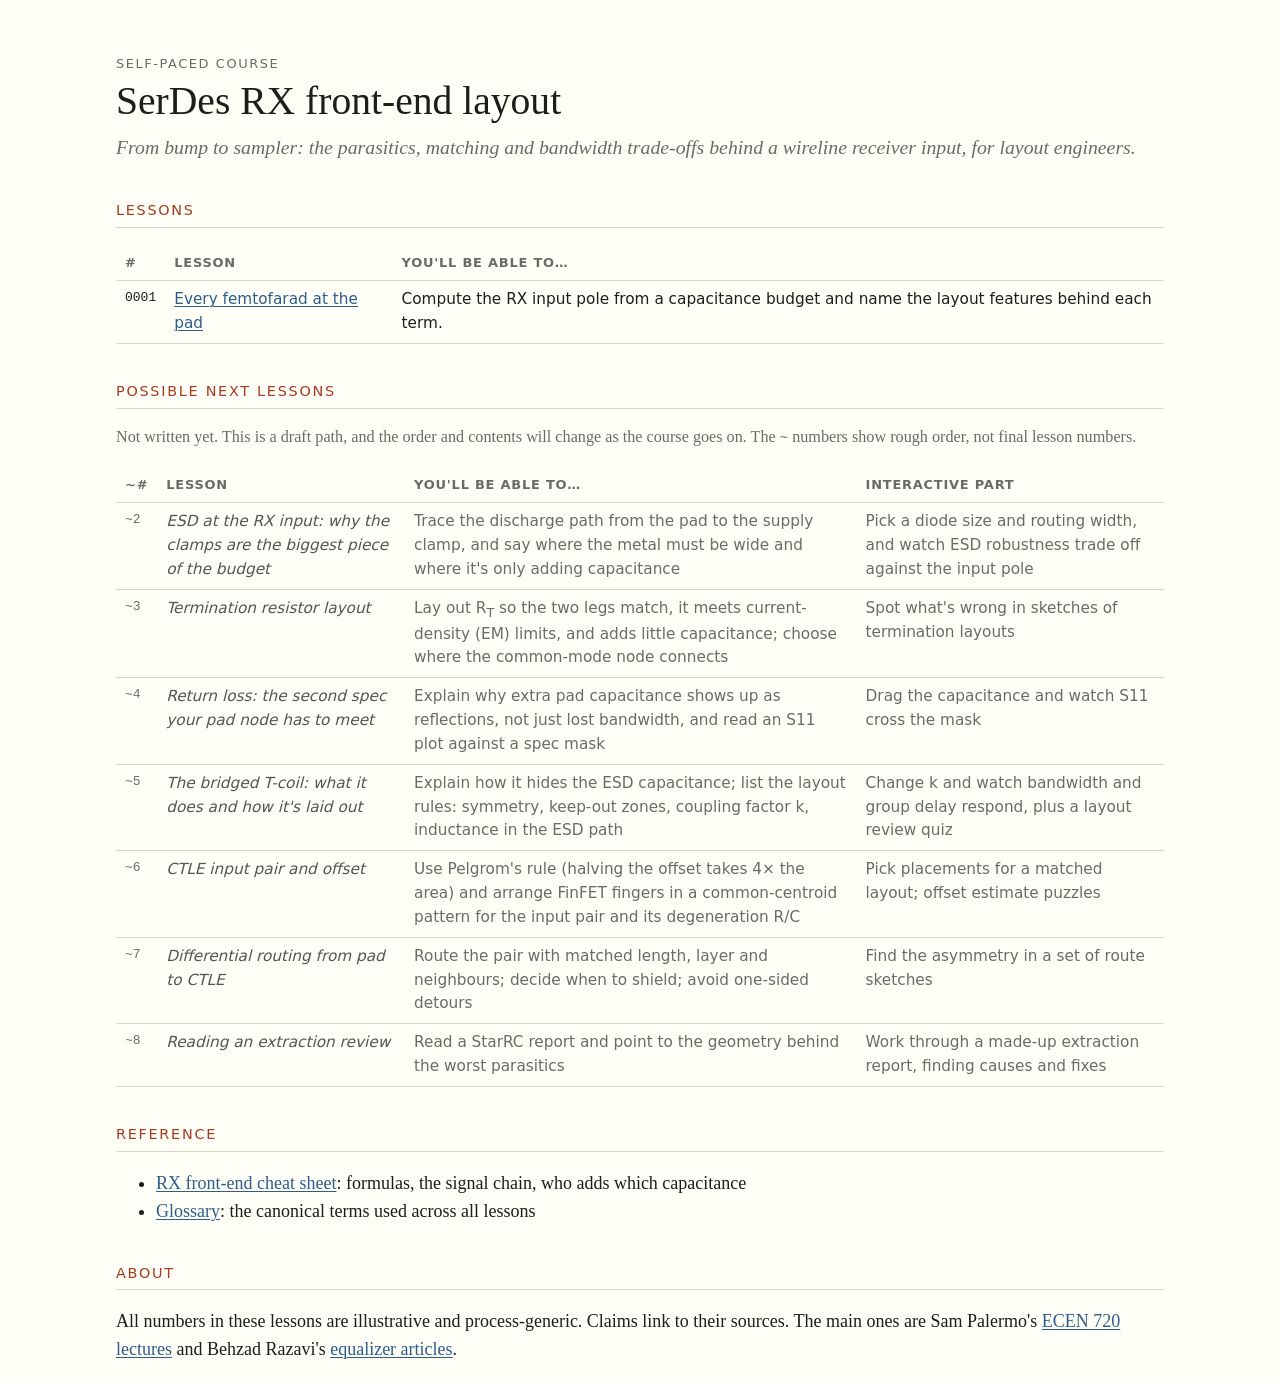
<file: index.html>
<!doctype html>
<html lang="en">
<head>
<meta charset="utf-8">
<meta name="viewport" content="width=device-width, initial-scale=1">
<title>SerDes RX Layout Course</title>
<meta name="description" content="A self-paced course on SerDes receiver front-end layout: pad, ESD, termination, T-coil and CTLE.">
<link rel="stylesheet" href="assets/style.css">
</head>
<body class="reference">
<header class="lesson-head" style="max-width:60rem;padding-right:16px">
  <div class="kicker">Self-paced course</div>
  <h1>SerDes RX front-end layout</h1>
  <p class="subtitle">From bump to sampler: the parasitics, matching and bandwidth trade-offs behind a wireline receiver input, for layout engineers.</p>
</header>
<main>

<h2>Lessons</h2>
<table>
  <thead><tr><th>#</th><th>Lesson</th><th>You'll be able to…</th></tr></thead>
  <tbody>
    <tr><td class="mono">0001</td><td><a href="lessons/0001-every-femtofarad-at-the-pad.html">Every femtofarad at the pad</a></td><td>Compute the RX input pole from a capacitance budget and name the layout features behind each term.</td></tr>
  </tbody>
</table>

<h2>Possible next lessons</h2>
<p class="planned-intro">Not written yet. This is a draft path, and the order and contents will change as the course goes on. The <span class="mono">~</span> numbers show rough order, not final lesson numbers.</p>
<table class="planned">
  <thead><tr><th>~#</th><th>Lesson</th><th>You'll be able to…</th><th>Interactive part</th></tr></thead>
  <tbody>
    <tr><td class="mono">~2</td><td>ESD at the RX input: why the clamps are the biggest piece of the budget</td><td>Trace the discharge path from the pad to the supply clamp, and say where the metal must be wide and where it's only adding capacitance</td><td>Pick a diode size and routing width, and watch ESD robustness trade off against the input pole</td></tr>
    <tr><td class="mono">~3</td><td>Termination resistor layout</td><td>Lay out R<sub>T</sub> so the two legs match, it meets current-density (EM) limits, and adds little capacitance; choose where the common-mode node connects</td><td>Spot what's wrong in sketches of termination layouts</td></tr>
    <tr><td class="mono">~4</td><td>Return loss: the second spec your pad node has to meet</td><td>Explain why extra pad capacitance shows up as reflections, not just lost bandwidth, and read an S11 plot against a spec mask</td><td>Drag the capacitance and watch S11 cross the mask</td></tr>
    <tr><td class="mono">~5</td><td>The bridged T-coil: what it does and how it's laid out</td><td>Explain how it hides the ESD capacitance; list the layout rules: symmetry, keep-out zones, coupling factor k, inductance in the ESD path</td><td>Change k and watch bandwidth and group delay respond, plus a layout review quiz</td></tr>
    <tr><td class="mono">~6</td><td>CTLE input pair and offset</td><td>Use Pelgrom's rule (halving the offset takes 4× the area) and arrange FinFET fingers in a common-centroid pattern for the input pair and its degeneration R/C</td><td>Pick placements for a matched layout; offset estimate puzzles</td></tr>
    <tr><td class="mono">~7</td><td>Differential routing from pad to CTLE</td><td>Route the pair with matched length, layer and neighbours; decide when to shield; avoid one-sided detours</td><td>Find the asymmetry in a set of route sketches</td></tr>
    <tr><td class="mono">~8</td><td>Reading an extraction review</td><td>Read a StarRC report and point to the geometry behind the worst parasitics</td><td>Work through a made-up extraction report, finding causes and fixes</td></tr>
  </tbody>
</table>

<h2>Reference</h2>
<ul>
  <li><a href="reference/rx-front-end-cheatsheet.html">RX front-end cheat sheet</a>: formulas, the signal chain, who adds which capacitance</li>
  <li><a href="reference/glossary.html">Glossary</a>: the canonical terms used across all lessons</li>
</ul>

<h2>About</h2>
<p>All numbers in these lessons are illustrative and process-generic. Claims link to their sources. The main ones are Sam Palermo's <a href="https://people.engr.tamu.edu/spalermo/ecen689/lecture6_ee720_rx_circuits.pdf">ECEN 720 lectures</a> and Behzad Razavi's <a href="https://www.seas.ucla.edu/brweb/papers/Journals/BR_SSCM_4_2021.pdf">equalizer articles</a>.</p>
</main>
</body>
</html>
</file>
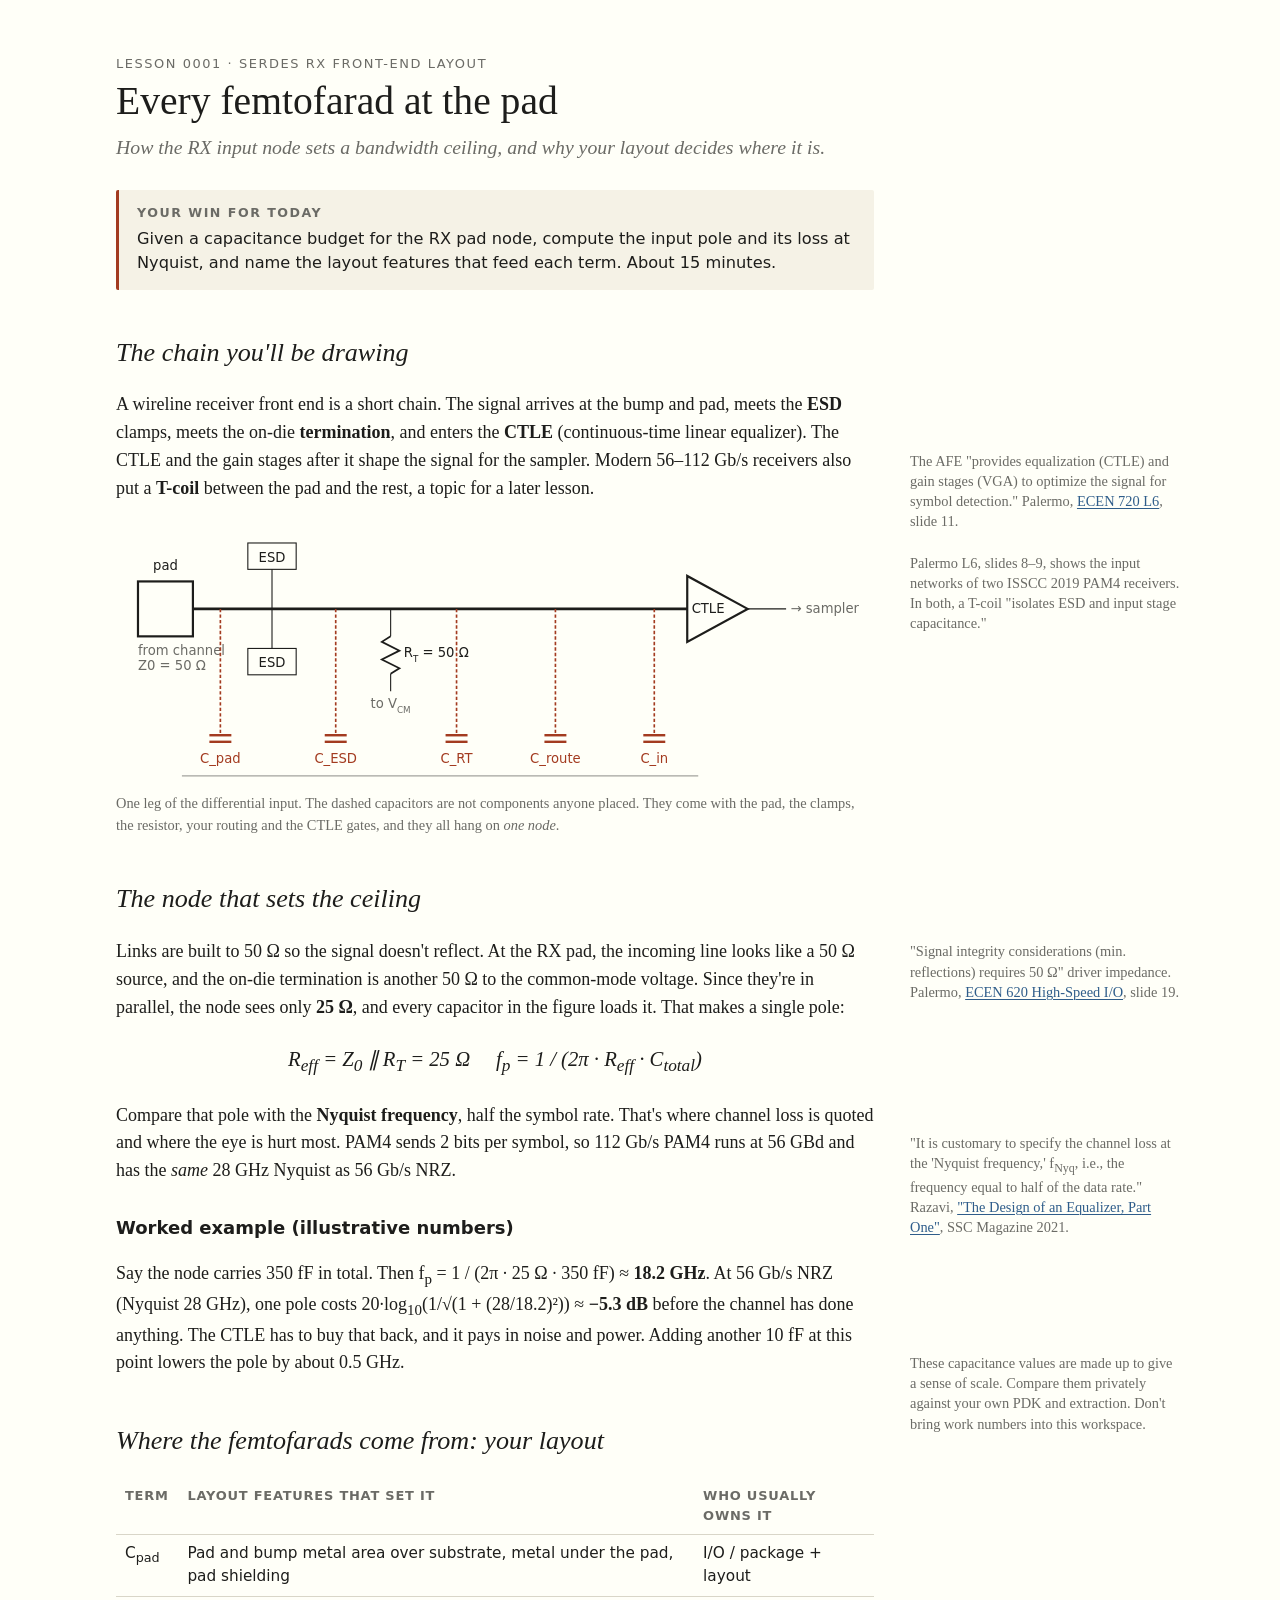
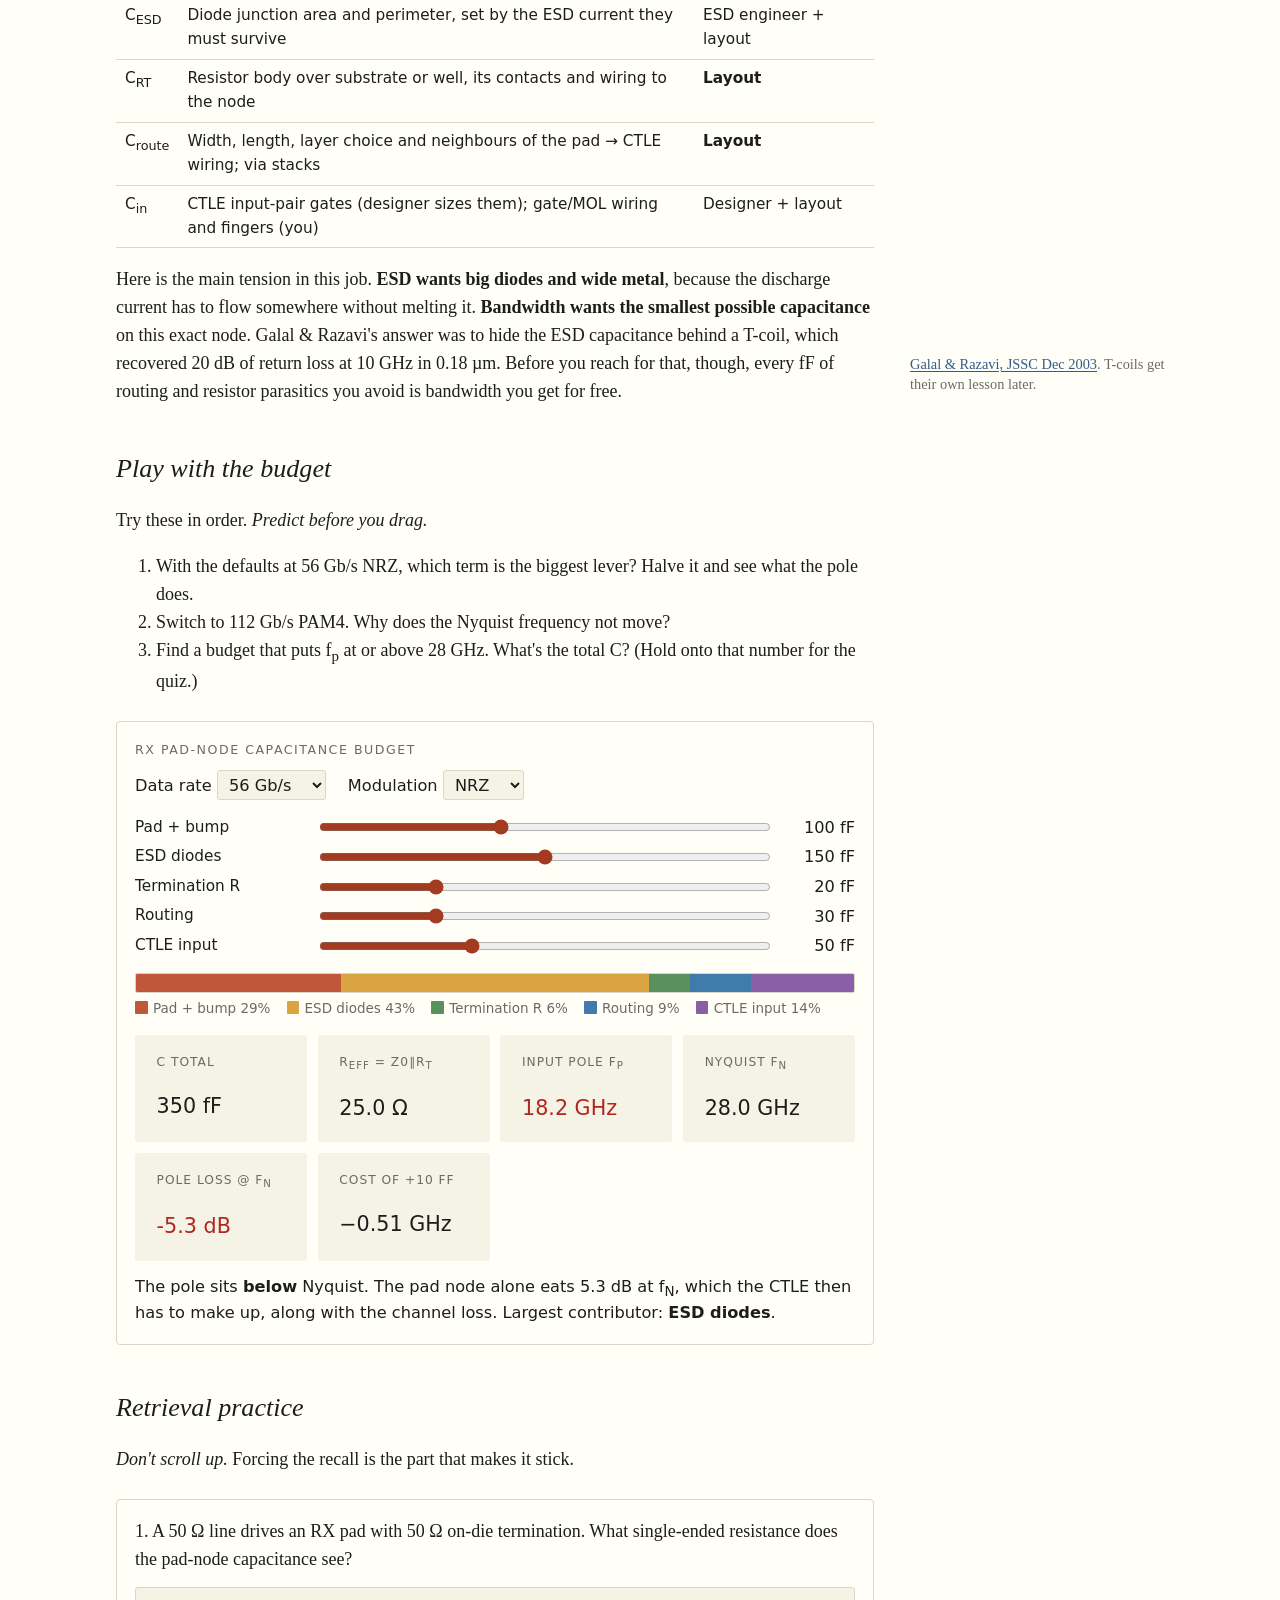
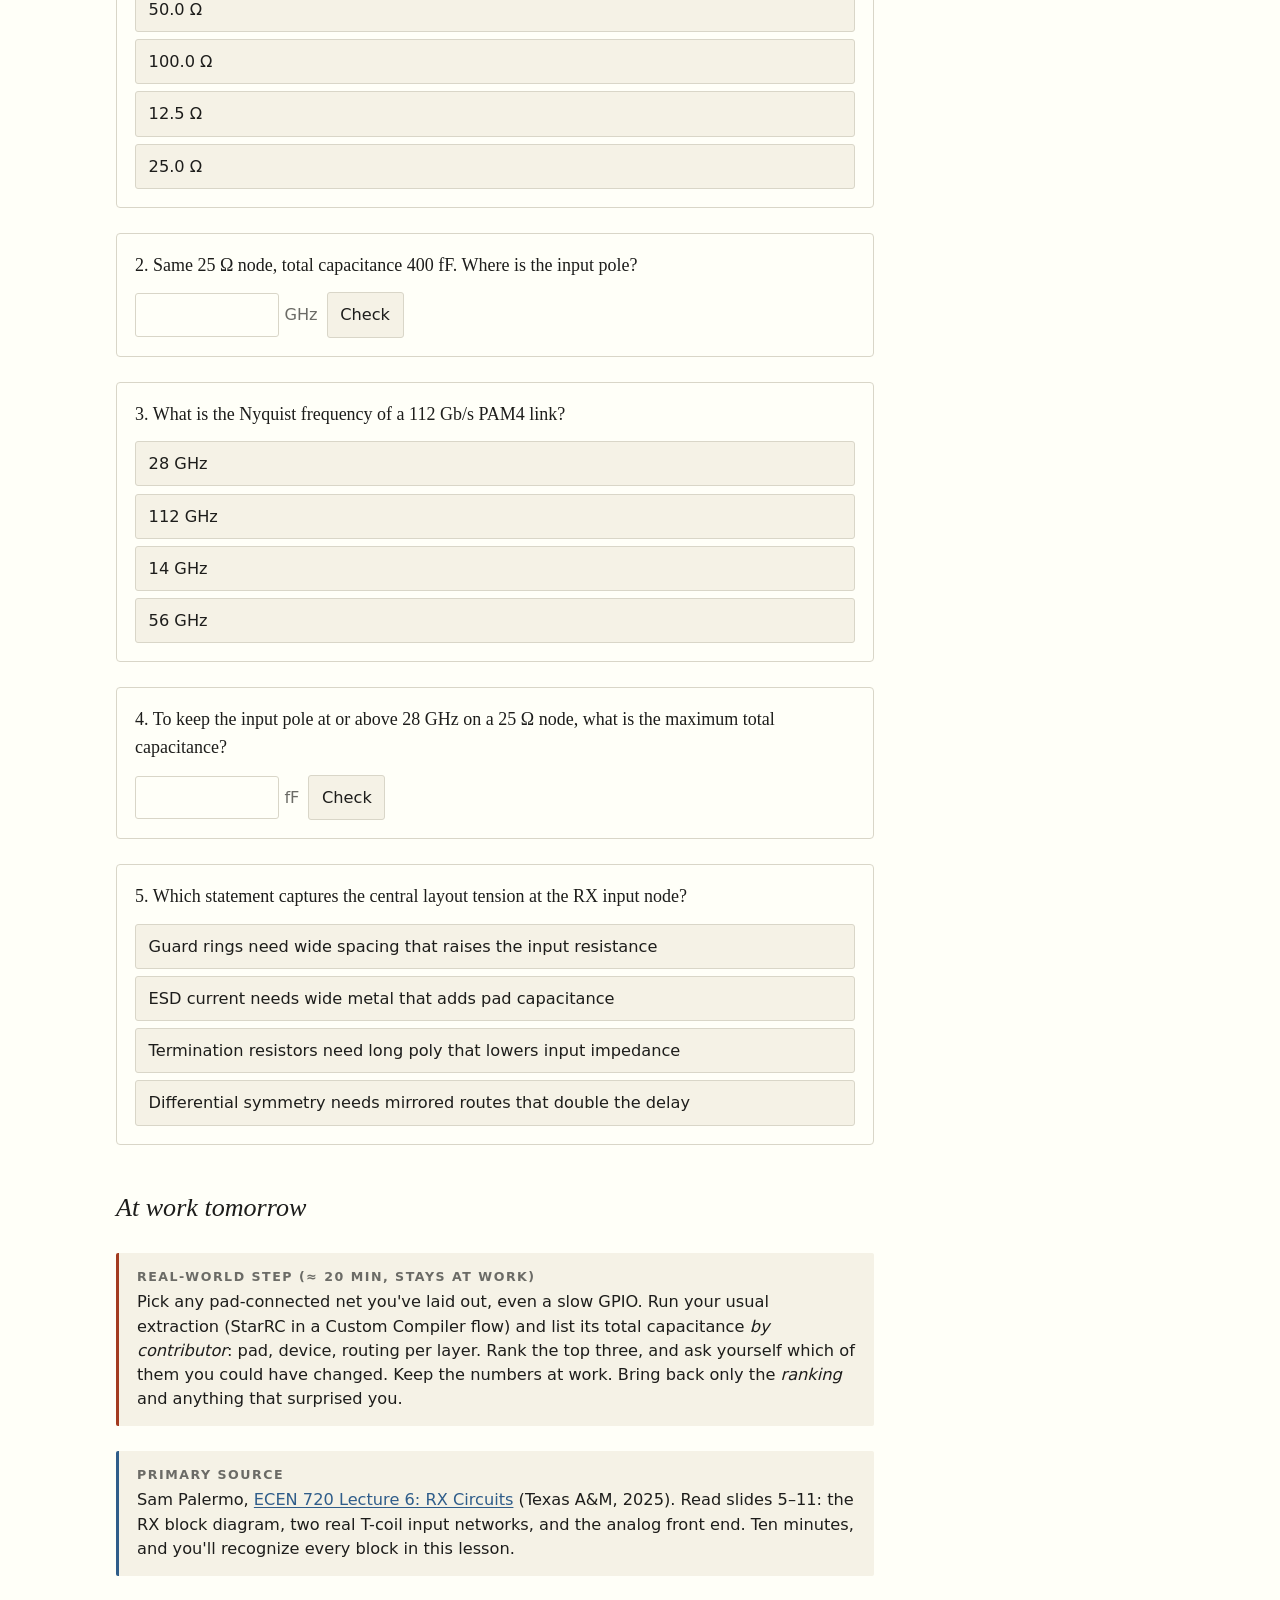
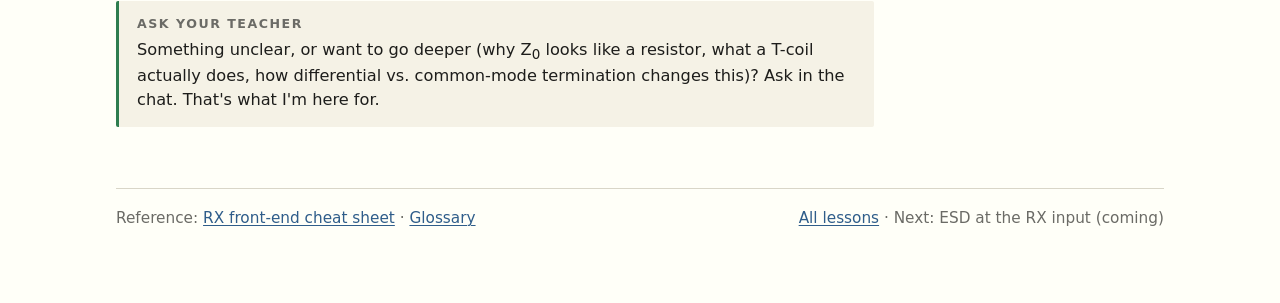
<file: lessons/0001-every-femtofarad-at-the-pad.html>
<!doctype html>
<html lang="en">
<head>
<meta charset="utf-8">
<meta name="viewport" content="width=device-width, initial-scale=1">
<title>Every Femtofarad at the Pad</title>
<link rel="stylesheet" href="../assets/style.css">
</head>
<body>

<header class="lesson-head">
  <div class="kicker">Lesson 0001 · SerDes RX front-end layout</div>
  <h1>Every femtofarad at the pad</h1>
  <p class="subtitle">How the RX input node sets a bandwidth ceiling, and why your layout decides where it is.</p>
</header>

<main>

<div class="goal"><strong>Your win for today</strong>
Given a capacitance budget for the RX pad node, compute the input pole and its loss at Nyquist, and name the layout features that feed each term. About 15 minutes.</div>

<h2>The chain you'll be drawing</h2>

<p>A wireline receiver front end is a short chain. The signal arrives at the bump and pad, meets the <strong>ESD</strong> clamps, meets the on-die <strong>termination</strong>, and enters the <strong>CTLE</strong> (continuous-time linear equalizer). The CTLE and the gain stages after it shape the signal for the sampler.<span class="note">The AFE "provides equalization (CTLE) and gain stages (VGA) to optimize the signal for symbol detection." Palermo, <a href="https://people.engr.tamu.edu/spalermo/ecen689/lecture6_ee720_rx_circuits.pdf">ECEN 720 L6</a>, slide 11.</span> Modern 56–112 Gb/s receivers also put a <strong>T-coil</strong> between the pad and the rest, a topic for a later lesson.<span class="note">Palermo L6, slides 8–9, shows the input networks of two ISSCC 2019 PAM4 receivers. In both, a T-coil "isolates ESD and input stage capacitance."</span></p>

<figure>
<svg viewBox="0 0 690 230" role="img" aria-label="Single-ended RX input node: pad, ESD, termination resistor, CTLE input, with parasitic capacitors to ground">
  <!-- main signal line -->
  <line x1="70" y1="70" x2="520" y2="70" class="stroke" stroke-width="2.5"/>
  <!-- pad -->
  <rect x="20" y="45" width="50" height="50" fill="none" class="stroke" stroke-width="2"/>
  <text x="45" y="35" text-anchor="middle">pad</text>
  <text x="20" y="112" class="fill-muted" font-size="11">from channel</text><text x="20" y="126" class="fill-muted" font-size="11">Z0 = 50 Ω</text>
  <!-- ESD -->
  <rect x="120" y="10" width="44" height="24" fill="none" class="stroke"/><text x="142" y="27" text-anchor="middle" font-size="11">ESD</text>
  <line x1="142" y1="34" x2="142" y2="70" class="stroke"/>
  <rect x="120" y="106" width="44" height="24" fill="none" class="stroke"/><text x="142" y="123" text-anchor="middle" font-size="11">ESD</text>
  <line x1="142" y1="70" x2="142" y2="106" class="stroke"/>
  <!-- termination -->
  <line x1="250" y1="70" x2="250" y2="95" class="stroke"/>
  <polyline points="250,95 242,100 258,108 242,116 258,124 250,129" fill="none" class="stroke" stroke-width="1.6"/>
  <line x1="250" y1="129" x2="250" y2="145" class="stroke"/>
  <text x="262" y="114" font-size="11">R<tspan baseline-shift="sub" font-size="8">T</tspan> = 50 Ω</text>
  <text x="250" y="160" text-anchor="middle" class="fill-muted" font-size="11">to V<tspan baseline-shift="sub" font-size="8">CM</tspan></text>
  <!-- CTLE -->
  <polygon points="520,40 520,100 575,70" fill="none" class="stroke" stroke-width="2"/>
  <text x="524" y="74" font-size="10">CTLE</text>
  <line x1="575" y1="70" x2="610" y2="70" class="stroke"/>
  <text x="614" y="74" font-size="11" class="fill-muted">→ sampler</text>
  <!-- parasitic caps -->
  <g class="stroke-accent" stroke-width="1.5" stroke-dasharray="3 2" fill="none">
    <line x1="95" y1="70" x2="95" y2="185"/><line x1="200" y1="70" x2="200" y2="185"/>
    <line x1="310" y1="70" x2="310" y2="185"/><line x1="400" y1="70" x2="400" y2="185"/><line x1="490" y1="70" x2="490" y2="185"/>
  </g>
  <g class="stroke-accent" stroke-width="2.2">
    <line x1="85" y1="185" x2="105" y2="185"/><line x1="85" y1="191" x2="105" y2="191"/>
    <line x1="190" y1="185" x2="210" y2="185"/><line x1="190" y1="191" x2="210" y2="191"/>
    <line x1="300" y1="185" x2="320" y2="185"/><line x1="300" y1="191" x2="320" y2="191"/>
    <line x1="390" y1="185" x2="410" y2="185"/><line x1="390" y1="191" x2="410" y2="191"/>
    <line x1="480" y1="185" x2="500" y2="185"/><line x1="480" y1="191" x2="500" y2="191"/>
  </g>
  <g class="fill-accent" font-size="11" text-anchor="middle">
    <text x="95" y="210" class="fill-accent">C_pad</text><text x="200" y="210" class="fill-accent">C_ESD</text>
    <text x="310" y="210" class="fill-accent">C_RT</text><text x="400" y="210" class="fill-accent">C_route</text><text x="490" y="210" class="fill-accent">C_in</text>
  </g>
  <line x1="60" y1="222" x2="530" y2="222" class="stroke" stroke-width="1" opacity=".4"/>
</svg>
<figcaption>One leg of the differential input. The dashed capacitors are not components anyone placed. They come with the pad, the clamps, the resistor, your routing and the CTLE gates, and they all hang on <em>one node</em>.</figcaption>
</figure>

<h2>The node that sets the ceiling</h2>

<p>Links are built to 50 Ω so the signal doesn't reflect.<span class="note">"Signal integrity considerations (min. reflections) requires 50 Ω" driver impedance. Palermo, <a href="https://people.engr.tamu.edu/spalermo/ecen620/lecture16_ee620_high_speed_io_overview.pdf">ECEN 620 High-Speed I/O</a>, slide 19.</span> At the RX pad, the incoming line looks like a 50 Ω source, and the on-die termination is another 50 Ω to the common-mode voltage. Since they're in parallel, the node sees only <strong>25 Ω</strong>, and every capacitor in the figure loads it. That makes a single pole:</p>

<p class="eq">R<sub>eff</sub> = Z<sub>0</sub> ∥ R<sub>T</sub> = 25 Ω &nbsp;&nbsp;&nbsp; f<sub>p</sub> = 1 / (2π · R<sub>eff</sub> · C<sub>total</sub>)</p>

<p>Compare that pole with the <strong>Nyquist frequency</strong>, half the symbol rate. That's where channel loss is quoted and where the eye is hurt most.<span class="note">"It is customary to specify the channel loss at the 'Nyquist frequency,' f<sub>Nyq</sub>, i.e., the frequency equal to half of the data rate." Razavi, <a href="https://www.seas.ucla.edu/brweb/papers/Journals/BR_SSCM_4_2021.pdf">"The Design of an Equalizer, Part One"</a>, SSC Magazine 2021.</span> PAM4 sends 2 bits per symbol, so 112 Gb/s PAM4 runs at 56 GBd and has the <em>same</em> 28 GHz Nyquist as 56 Gb/s NRZ.</p>

<h3>Worked example (illustrative numbers)</h3>
<p>Say the node carries 350 fF in total. Then f<sub>p</sub> = 1 / (2π · 25 Ω · 350 fF) ≈ <strong>18.2 GHz</strong>. At 56 Gb/s NRZ (Nyquist 28 GHz), one pole costs 20·log<sub>10</sub>(1/√(1 + (28/18.2)²)) ≈ <strong>−5.3 dB</strong> before the channel has done anything. The CTLE has to buy that back, and it pays in noise and power. Adding another 10 fF at this point lowers the pole by about 0.5 GHz.<span class="note">These capacitance values are made up to give a sense of scale. Compare them privately against your own PDK and extraction. Don't bring work numbers into this workspace.</span></p>

<h2>Where the femtofarads come from: your layout</h2>

<table>
  <thead><tr><th>Term</th><th>Layout features that set it</th><th>Who usually owns it</th></tr></thead>
  <tbody>
    <tr><td>C<sub>pad</sub></td><td>Pad and bump metal area over substrate, metal under the pad, pad shielding</td><td>I/O / package + layout</td></tr>
    <tr><td>C<sub>ESD</sub></td><td>Diode junction area and perimeter, set by the ESD current they must survive</td><td>ESD engineer + layout</td></tr>
    <tr><td>C<sub>RT</sub></td><td>Resistor body over substrate or well, its contacts and wiring to the node</td><td><strong>Layout</strong></td></tr>
    <tr><td>C<sub>route</sub></td><td>Width, length, layer choice and neighbours of the pad → CTLE wiring; via stacks</td><td><strong>Layout</strong></td></tr>
    <tr><td>C<sub>in</sub></td><td>CTLE input-pair gates (designer sizes them); gate/MOL wiring and fingers (you)</td><td>Designer + layout</td></tr>
  </tbody>
</table>

<p>Here is the main tension in this job. <strong>ESD wants big diodes and wide metal</strong>, because the discharge current has to flow somewhere without melting it. <strong>Bandwidth wants the smallest possible capacitance</strong> on this exact node. Galal & Razavi's answer was to hide the ESD capacitance behind a T-coil, which recovered 20 dB of return loss at 10 GHz in 0.18 µm.<span class="note"><a href="https://www.seas.ucla.edu/brweb/papers/Journals/G&RDec03_1.pdf">Galal & Razavi, JSSC Dec 2003</a>. T-coils get their own lesson later.</span> Before you reach for that, though, every fF of routing and resistor parasitics you avoid is bandwidth you get for free.</p>

<h2>Play with the budget</h2>

<p>Try these in order. <em>Predict before you drag.</em></p>
<ol>
  <li>With the defaults at 56 Gb/s NRZ, which term is the biggest lever? Halve it and see what the pole does.</li>
  <li>Switch to 112 Gb/s PAM4. Why does the Nyquist frequency not move?</li>
  <li>Find a budget that puts f<sub>p</sub> at or above 28 GHz. What's the total C? (Hold onto that number for the quiz.)</li>
</ol>

<div class="widget pole-budget" data-config='{
  "items":[
    {"name":"Pad + bump","c":100,"max":250},
    {"name":"ESD diodes","c":150,"max":300},
    {"name":"Termination R","c":20,"max":80},
    {"name":"Routing","c":30,"max":120},
    {"name":"CTLE input","c":50,"max":150}
  ], "z0":50, "rt":50, "rate":56, "mod":"NRZ"}'></div>

<h2>Retrieval practice</h2>
<p><em>Don't scroll up.</em> Forcing the recall is the part that makes it stick.</p>

<div class="widget quiz" data-answer="b">
  <p class="q">1. A 50 Ω line drives an RX pad with 50 Ω on-die termination. What single-ended resistance does the pad-node capacitance see?</p>
  <div class="opts">
    <button class="opt" data-key="a">12.5 Ω</button>
    <button class="opt" data-key="b">25.0 Ω</button>
    <button class="opt" data-key="c">50.0 Ω</button>
    <button class="opt" data-key="d">100.0 Ω</button>
  </div>
  <template class="explain">Looking back into a matched line you see Z<sub>0</sub>. In parallel with R<sub>T</sub>, that's 50 ∥ 50 = 25 Ω.</template>
</div>

<div class="widget quiz quiz-num" data-answer="15.9" data-tol="0.03" data-unit="GHz">
  <p class="q">2. Same 25 Ω node, total capacitance 400 fF. Where is the input pole?</p>
  <template class="explain">f<sub>p</sub> = 1 / (2π · 25 · 400×10<sup>−15</sup>) = 1 / (6.28×10<sup>−11</sup>) ≈ 15.9 GHz.</template>
</div>

<div class="widget quiz" data-answer="b">
  <p class="q">3. What is the Nyquist frequency of a 112 Gb/s PAM4 link?</p>
  <div class="opts">
    <button class="opt" data-key="a">14 GHz</button>
    <button class="opt" data-key="b">28 GHz</button>
    <button class="opt" data-key="c">56 GHz</button>
    <button class="opt" data-key="d">112 GHz</button>
  </div>
  <template class="explain">PAM4 carries 2 bits per symbol, so the link runs at 56 GBd. Nyquist is half the symbol rate: 28 GHz.</template>
</div>

<div class="widget quiz quiz-num" data-answer="227" data-tol="0.03" data-unit="fF">
  <p class="q">4. To keep the input pole at or above 28 GHz on a 25 Ω node, what is the maximum total capacitance?</p>
  <template class="explain">C = 1 / (2π · 25 · 28×10<sup>9</sup>) ≈ 227 fF. That one number covers the pad, ESD, termination, your routing and the CTLE gates combined.</template>
</div>

<div class="widget quiz" data-answer="a">
  <p class="q">5. Which statement captures the central layout tension at the RX input node?</p>
  <div class="opts">
    <button class="opt" data-key="a">ESD current needs wide metal that adds pad capacitance</button>
    <button class="opt" data-key="b">Termination resistors need long poly that lowers input impedance</button>
    <button class="opt" data-key="c">Differential symmetry needs mirrored routes that double the delay</button>
    <button class="opt" data-key="d">Guard rings need wide spacing that raises the input resistance</button>
  </div>
  <template class="explain">The discharge path has to be wide and the clamps large, but every fF they add sits on the 25 Ω node that sets the bandwidth. Resistor length sets R, not C to the node in any useful way. Mirroring doesn't double delay. Guard rings don't change R<sub>eff</sub>.</template>
</div>

<p class="score"></p>

<h2>At work tomorrow</h2>
<div class="win"><strong>Real-world step (≈ 20 min, stays at work)</strong>
Pick any pad-connected net you've laid out, even a slow GPIO. Run your usual extraction (StarRC in a Custom Compiler flow) and list its total capacitance <em>by contributor</em>: pad, device, routing per layer. Rank the top three, and ask yourself which of them you could have changed. Keep the numbers at work. Bring back only the <em>ranking</em> and anything that surprised you.</div>

<div class="source"><strong>Primary source</strong>
Sam Palermo, <a href="https://people.engr.tamu.edu/spalermo/ecen689/lecture6_ee720_rx_circuits.pdf">ECEN 720 Lecture 6: RX Circuits</a> (Texas A&M, 2025). Read slides 5–11: the RX block diagram, two real T-coil input networks, and the analog front end. Ten minutes, and you'll recognize every block in this lesson.</div>

<div class="ask"><strong>Ask your teacher</strong>
Something unclear, or want to go deeper (why Z<sub>0</sub> looks like a resistor, what a T-coil actually does, how differential vs. common-mode termination changes this)? Ask in the chat. That's what I'm here for.</div>

</main>

<footer class="lesson-foot">
  <nav class="pager">
    <span>Reference: <a href="../reference/rx-front-end-cheatsheet.html">RX front-end cheat sheet</a> · <a href="../reference/glossary.html">Glossary</a></span>
    <span><a href="../index.html">All lessons</a> · Next: ESD at the RX input (coming)</span>
  </nav>
</footer>

<script src="../assets/quiz.js"></script>
<script src="../assets/pole-budget.js"></script>
</body>
</html>
</file>
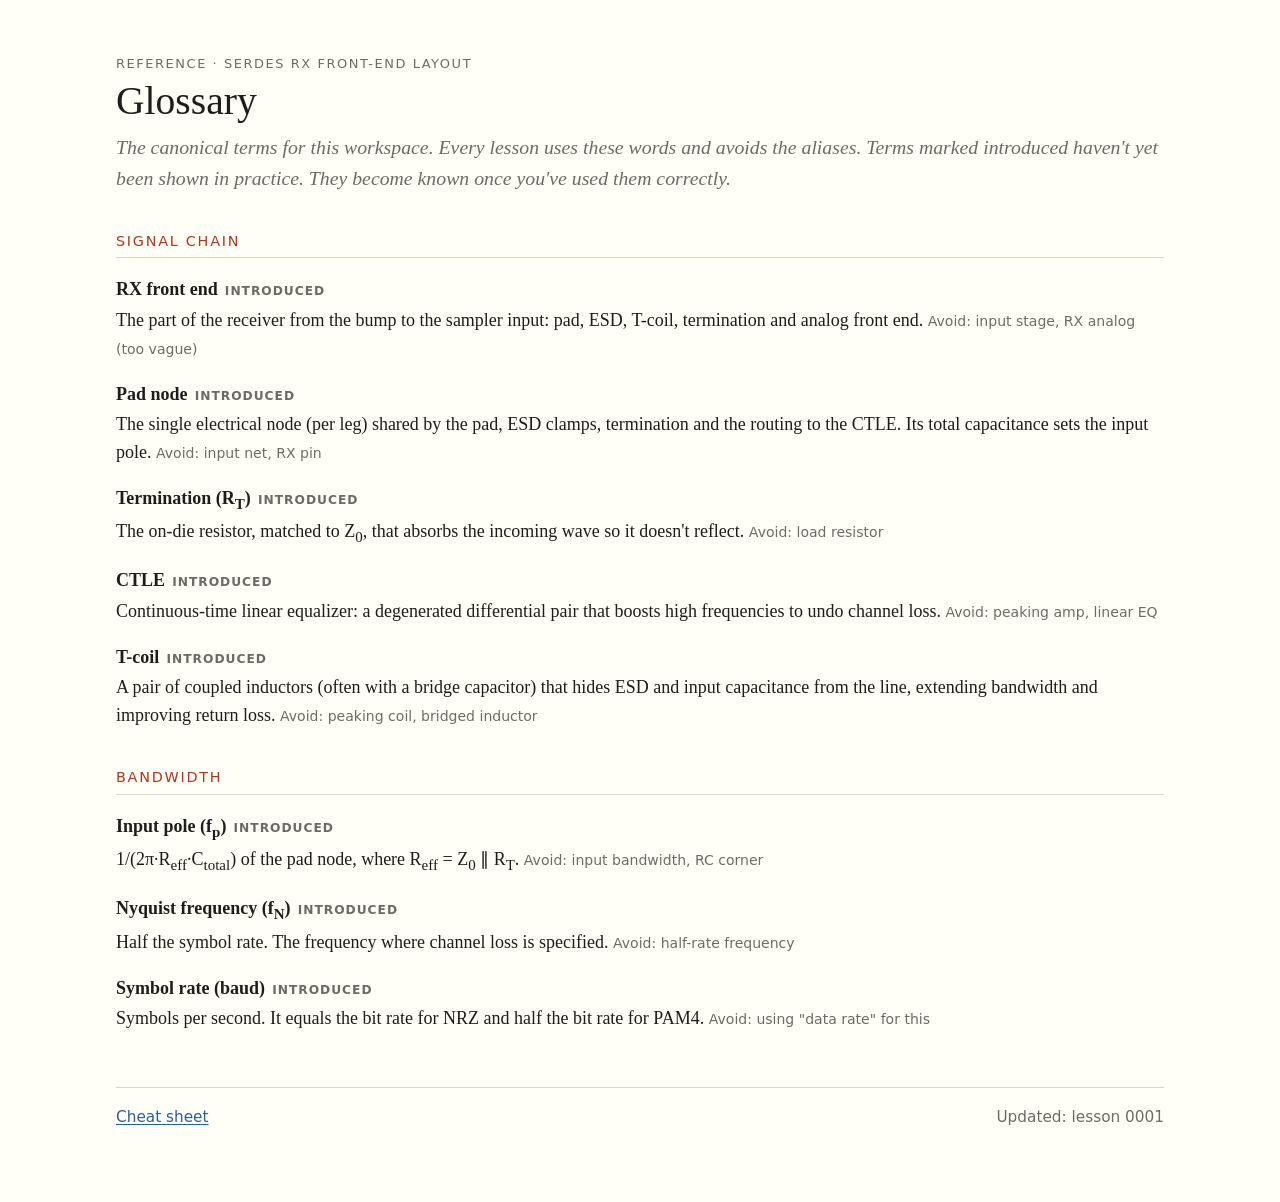
<file: reference/glossary.html>
<!doctype html>
<html lang="en">
<head>
<meta charset="utf-8">
<meta name="viewport" content="width=device-width, initial-scale=1">
<title>RX Layout Glossary</title>
<link rel="stylesheet" href="../assets/style.css">
</head>
<body class="reference">
<header class="lesson-head" style="max-width:60rem;padding-right:16px">
  <div class="kicker">Reference · SerDes RX front-end layout</div>
  <h1>Glossary</h1>
  <p class="subtitle">The canonical terms for this workspace. Every lesson uses these words and avoids the aliases. Terms marked <em>introduced</em> haven't yet been shown in practice. They become <em>known</em> once you've used them correctly.</p>
</header>
<main>

<h2>Signal chain</h2>
<dl class="glossary">
  <dt>RX front end<span class="status">introduced</span></dt>
  <dd>The part of the receiver from the bump to the sampler input: pad, ESD, T-coil, termination and analog front end. <span class="avoid">Avoid: input stage, RX analog (too vague)</span></dd>

  <dt>Pad node<span class="status">introduced</span></dt>
  <dd>The single electrical node (per leg) shared by the pad, ESD clamps, termination and the routing to the CTLE. Its total capacitance sets the input pole. <span class="avoid">Avoid: input net, RX pin</span></dd>

  <dt>Termination (R<sub>T</sub>)<span class="status">introduced</span></dt>
  <dd>The on-die resistor, matched to Z<sub>0</sub>, that absorbs the incoming wave so it doesn't reflect. <span class="avoid">Avoid: load resistor</span></dd>

  <dt>CTLE<span class="status">introduced</span></dt>
  <dd>Continuous-time linear equalizer: a degenerated differential pair that boosts high frequencies to undo channel loss. <span class="avoid">Avoid: peaking amp, linear EQ</span></dd>

  <dt>T-coil<span class="status">introduced</span></dt>
  <dd>A pair of coupled inductors (often with a bridge capacitor) that hides ESD and input capacitance from the line, extending bandwidth and improving return loss. <span class="avoid">Avoid: peaking coil, bridged inductor</span></dd>
</dl>

<h2>Bandwidth</h2>
<dl class="glossary">
  <dt>Input pole (f<sub>p</sub>)<span class="status">introduced</span></dt>
  <dd>1/(2π·R<sub>eff</sub>·C<sub>total</sub>) of the pad node, where R<sub>eff</sub> = Z<sub>0</sub> ∥ R<sub>T</sub>. <span class="avoid">Avoid: input bandwidth, RC corner</span></dd>

  <dt>Nyquist frequency (f<sub>N</sub>)<span class="status">introduced</span></dt>
  <dd>Half the symbol rate. The frequency where channel loss is specified. <span class="avoid">Avoid: half-rate frequency</span></dd>

  <dt>Symbol rate (baud)<span class="status">introduced</span></dt>
  <dd>Symbols per second. It equals the bit rate for NRZ and half the bit rate for PAM4. <span class="avoid">Avoid: using "data rate" for this</span></dd>
</dl>

</main>
<footer class="lesson-foot" style="max-width:60rem;padding-right:16px">
  <nav class="pager"><a href="rx-front-end-cheatsheet.html">Cheat sheet</a><span>Updated: lesson 0001</span></nav>
</footer>
</body>
</html>
</file>
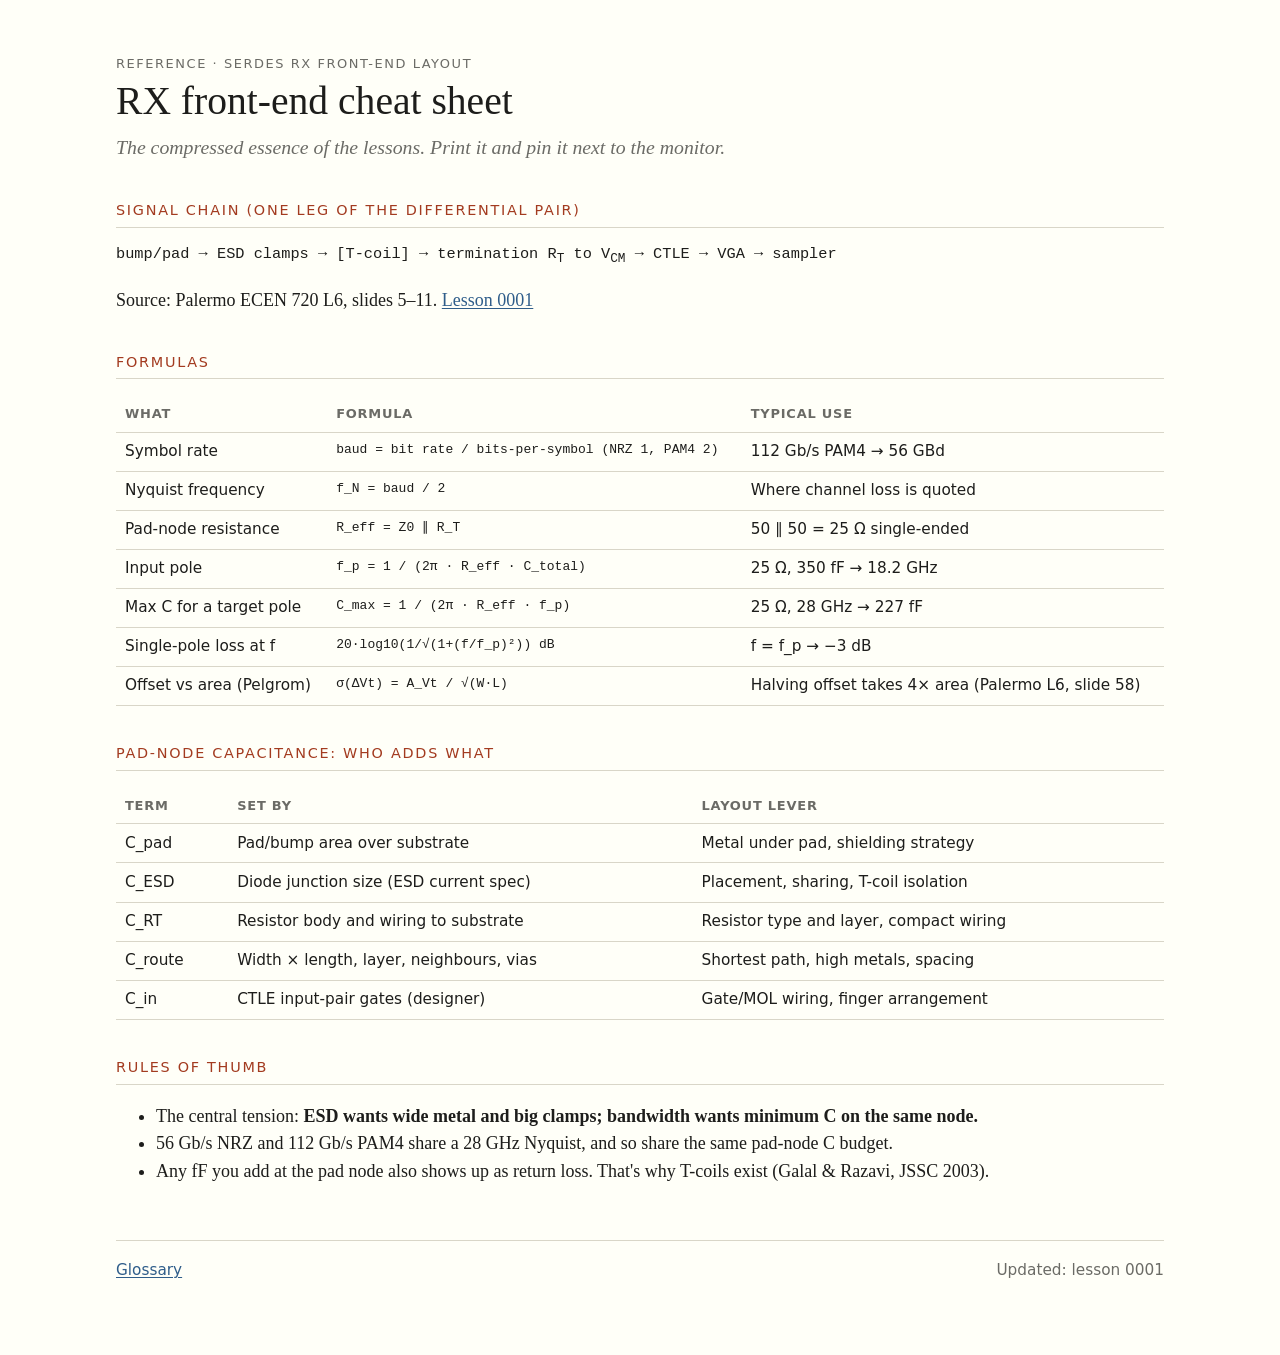
<file: reference/rx-front-end-cheatsheet.html>
<!doctype html>
<html lang="en">
<head>
<meta charset="utf-8">
<meta name="viewport" content="width=device-width, initial-scale=1">
<title>RX Front-End Cheat Sheet</title>
<link rel="stylesheet" href="../assets/style.css">
</head>
<body class="reference">
<header class="lesson-head" style="max-width:60rem;padding-right:16px">
  <div class="kicker">Reference · SerDes RX front-end layout</div>
  <h1>RX front-end cheat sheet</h1>
  <p class="subtitle">The compressed essence of the lessons. Print it and pin it next to the monitor.</p>
</header>
<main>

<h2>Signal chain (one leg of the differential pair)</h2>
<p class="mono">bump/pad → ESD clamps → [T-coil] → termination R<sub>T</sub> to V<sub>CM</sub> → CTLE → VGA → sampler</p>
<p>Source: Palermo ECEN 720 L6, slides 5–11. <a href="../lessons/0001-every-femtofarad-at-the-pad.html">Lesson 0001</a></p>

<h2>Formulas</h2>
<table>
  <thead><tr><th>What</th><th>Formula</th><th>Typical use</th></tr></thead>
  <tbody>
    <tr><td>Symbol rate</td><td class="mono">baud = bit rate / bits-per-symbol (NRZ 1, PAM4 2)</td><td>112 Gb/s PAM4 → 56 GBd</td></tr>
    <tr><td>Nyquist frequency</td><td class="mono">f_N = baud / 2</td><td>Where channel loss is quoted</td></tr>
    <tr><td>Pad-node resistance</td><td class="mono">R_eff = Z0 ∥ R_T</td><td>50 ∥ 50 = 25 Ω single-ended</td></tr>
    <tr><td>Input pole</td><td class="mono">f_p = 1 / (2π · R_eff · C_total)</td><td>25 Ω, 350 fF → 18.2 GHz</td></tr>
    <tr><td>Max C for a target pole</td><td class="mono">C_max = 1 / (2π · R_eff · f_p)</td><td>25 Ω, 28 GHz → 227 fF</td></tr>
    <tr><td>Single-pole loss at f</td><td class="mono">20·log10(1/√(1+(f/f_p)²)) dB</td><td>f = f_p → −3 dB</td></tr>
    <tr><td>Offset vs area (Pelgrom)</td><td class="mono">σ(ΔVt) = A_Vt / √(W·L)</td><td>Halving offset takes 4× area (Palermo L6, slide 58)</td></tr>
  </tbody>
</table>

<h2>Pad-node capacitance: who adds what</h2>
<table>
  <thead><tr><th>Term</th><th>Set by</th><th>Layout lever</th></tr></thead>
  <tbody>
    <tr><td>C_pad</td><td>Pad/bump area over substrate</td><td>Metal under pad, shielding strategy</td></tr>
    <tr><td>C_ESD</td><td>Diode junction size (ESD current spec)</td><td>Placement, sharing, T-coil isolation</td></tr>
    <tr><td>C_RT</td><td>Resistor body and wiring to substrate</td><td>Resistor type and layer, compact wiring</td></tr>
    <tr><td>C_route</td><td>Width × length, layer, neighbours, vias</td><td>Shortest path, high metals, spacing</td></tr>
    <tr><td>C_in</td><td>CTLE input-pair gates (designer)</td><td>Gate/MOL wiring, finger arrangement</td></tr>
  </tbody>
</table>

<h2>Rules of thumb</h2>
<ul>
  <li>The central tension: <strong>ESD wants wide metal and big clamps; bandwidth wants minimum C on the same node.</strong></li>
  <li>56 Gb/s NRZ and 112 Gb/s PAM4 share a 28 GHz Nyquist, and so share the same pad-node C budget.</li>
  <li>Any fF you add at the pad node also shows up as return loss. That's why T-coils exist (Galal & Razavi, JSSC 2003).</li>
</ul>

</main>
<footer class="lesson-foot" style="max-width:60rem;padding-right:16px">
  <nav class="pager"><a href="glossary.html">Glossary</a><span>Updated: lesson 0001</span></nav>
</footer>
</body>
</html>
</file>
<file: assets/style.css>
/* Shared course stylesheet: SerDes RX front-end layout.
   Tufte-inspired: one readable column, margin notes, quiet colour. Prints cleanly. */

:root {
  --bg: #fffff8;
  --fg: #1d1d1b;
  --muted: #6b6b66;
  --rule: #d9d6c8;
  --accent: #a33b20;       /* signal / emphasis */
  --accent-2: #2f5d8a;     /* links, "other" */
  --ok: #2e7d4f;
  --bad: #b3261e;
  --panel: #f5f2e6;
  --mono: ui-monospace, "JetBrains Mono", "SFMono-Regular", Menlo, Consolas, monospace;
  --serif: "Charter", "Bitstream Charter", "Iowan Old Style", "Palatino Linotype", Palatino, Georgia, serif;
  --sans: "Inter", system-ui, -apple-system, "Segoe UI", sans-serif;
}
@media (prefers-color-scheme: dark) {
  :root:not([data-theme="light"]) {
    --bg: #161614; --fg: #e8e6dc; --muted: #9c9a90; --rule: #3a3933;
    --accent: #e07a5a; --accent-2: #7fb0e0; --ok: #6cc28f; --bad: #f08a80; --panel: #201f1c;
  }
}
:root[data-theme="dark"] {
  --bg: #161614; --fg: #e8e6dc; --muted: #9c9a90; --rule: #3a3933;
  --accent: #e07a5a; --accent-2: #7fb0e0; --ok: #6cc28f; --bad: #f08a80; --panel: #201f1c;
}

* { box-sizing: border-box; }
html { font-size: 18px; }
body {
  margin: 0; background: var(--bg); color: var(--fg);
  font-family: var(--serif); line-height: 1.55;
  -webkit-font-smoothing: antialiased;
}
main, header.lesson-head, footer.lesson-foot {
  max-width: 44rem; margin: 0 auto; padding: 0 16px;
  position: relative;
}
@media (min-width: 1100px) {
  main, header.lesson-head, footer.lesson-foot { max-width: 60rem; padding-right: 17rem; }
}

/* Header */
header.lesson-head { padding-top: 3rem; }
.kicker { font-family: var(--sans); font-size: .72rem; letter-spacing: .12em; text-transform: uppercase; color: var(--muted); }
h1 { font-weight: 400; font-size: 2.2rem; line-height: 1.15; margin: .3rem 0 .4rem; }
.subtitle { font-style: italic; color: var(--muted); font-size: 1.1rem; margin: 0 0 1.5rem; }
h2 { font-weight: 400; font-style: italic; font-size: 1.45rem; margin: 2.4rem 0 .6rem; }
h3 { font-weight: 600; font-size: 1rem; margin: 1.6rem 0 .3rem; font-family: var(--sans); }
p, li { hyphens: auto; }
a { color: var(--accent-2); text-decoration-thickness: 1px; text-underline-offset: 2px; }
code, .mono { font-family: var(--mono); font-size: .85em; }
hr { border: 0; border-top: 1px solid var(--rule); margin: 2.5rem 0; }

/* Margin notes (Tufte sidenotes). On narrow screens they sit inline. */
.note {
  display: block; font-size: .8rem; line-height: 1.4; color: var(--muted);
  border-left: 2px solid var(--rule); padding-left: .7rem; margin: .6rem 0 1rem;
}
@media (min-width: 1100px) {
  .note {
    float: right; clear: right; width: 15rem; margin-right: -17rem;
    border-left: 0; padding-left: 0; margin-top: .2rem;
  }
}

/* Callouts */
.win, .goal, .remember, .source, .ask {
  font-family: var(--sans); font-size: .9rem; line-height: 1.5;
  background: var(--panel); border-left: 3px solid var(--accent);
  padding: .8rem 1rem; margin: 1.4rem 0; border-radius: 2px;
}
.goal { border-left-color: var(--accent); }
.source { border-left-color: var(--accent-2); }
.ask { border-left-color: var(--ok); }
.win strong:first-child, .goal strong:first-child, .source strong:first-child, .ask strong:first-child, .remember strong:first-child {
  display: block; font-size: .7rem; letter-spacing: .12em; text-transform: uppercase; color: var(--muted); margin-bottom: .2rem;
}

/* Equations */
.eq { font-family: var(--serif); font-style: italic; text-align: center; font-size: 1.15rem; margin: 1.2rem 0; }
.eq .lbl { font-style: normal; font-family: var(--sans); font-size: .75rem; color: var(--muted); margin-left: 1rem; }

/* Tables */
table { border-collapse: collapse; width: 100%; font-family: var(--sans); font-size: .85rem; margin: 1rem 0; }
th, td { text-align: left; padding: .4rem .5rem; border-bottom: 1px solid var(--rule); vertical-align: top; }
th { font-weight: 600; color: var(--muted); font-size: .72rem; letter-spacing: .06em; text-transform: uppercase; }
td.num, th.num { text-align: right; font-variant-numeric: tabular-nums; }

/* Figures */
figure { margin: 1.6rem 0; }
figure svg { width: 100%; height: auto; display: block; }
figcaption { font-size: .8rem; color: var(--muted); margin-top: .4rem; }
svg .stroke { stroke: var(--fg); }
svg .fill-fg { fill: var(--fg); }
svg .fill-muted { fill: var(--muted); }
svg .fill-accent { fill: var(--accent); }
svg .stroke-accent { stroke: var(--accent); }
svg text { font-family: var(--sans); font-size: 12px; fill: var(--fg); }

/* Footer / nav */
footer.lesson-foot { padding: 2rem 16px 4rem; font-family: var(--sans); font-size: .85rem; color: var(--muted); }
nav.pager { display: flex; justify-content: space-between; gap: 1rem; border-top: 1px solid var(--rule); padding-top: 1rem; }

/* Interactive widgets (quiz.js, pole-budget.js) */
.widget { font-family: var(--sans); font-size: .9rem; border: 1px solid var(--rule); border-radius: 4px; padding: 1rem; margin: 1.4rem 0; background: var(--bg); }
.widget .w-title { font-size: .7rem; letter-spacing: .12em; text-transform: uppercase; color: var(--muted); margin-bottom: .6rem; }
.quiz .q { font-family: var(--serif); font-size: 1rem; margin: 0 0 .7rem; }
.quiz .opts { display: grid; gap: .4rem; }
.quiz button.opt, .widget button {
  font: inherit; text-align: left; padding: .5rem .7rem; border: 1px solid var(--rule); border-radius: 3px;
  background: var(--panel); color: var(--fg); cursor: pointer;
}
.quiz button.opt:hover:not([disabled]) { border-color: var(--accent-2); }
.quiz button.opt.correct { border-color: var(--ok); outline: 2px solid var(--ok); }
.quiz button.opt.wrong { border-color: var(--bad); outline: 2px solid var(--bad); }
.quiz button[disabled] { cursor: default; }
.quiz .feedback { margin-top: .7rem; line-height: 1.5; }
.quiz .feedback .verdict-ok { color: var(--ok); font-weight: 600; }
.quiz .feedback .verdict-bad { color: var(--bad); font-weight: 600; }
.quiz input[type="text"] { font: inherit; padding: .45rem .6rem; width: 8rem; border: 1px solid var(--rule); border-radius: 3px; background: var(--bg); color: var(--fg); }
.quiz .unit { color: var(--muted); margin: 0 .5rem 0 .3rem; }
.quiz .retry { margin-left: .5rem; font-size: .8rem; }
.score { font-family: var(--sans); font-size: .85rem; color: var(--muted); text-align: right; }

.pb-row { display: grid; grid-template-columns: 9.5rem 1fr 4.2rem; align-items: center; gap: .6rem; margin: .25rem 0; }
.pb-row label { font-size: .85rem; }
.pb-row output { text-align: right; font-variant-numeric: tabular-nums; }
.pb-row input[type="range"] { width: 100%; accent-color: var(--accent); }
.pb-controls { display: flex; flex-wrap: wrap; gap: .8rem 1.2rem; margin: .4rem 0 .8rem; }
.pb-controls select { font: inherit; background: var(--panel); color: var(--fg); border: 1px solid var(--rule); border-radius: 3px; padding: .2rem .4rem; }
.pb-readout { display: grid; grid-template-columns: repeat(auto-fit, minmax(8.5rem, 1fr)); gap: .6rem; margin-top: .9rem; }
.pb-readout div { background: var(--panel); padding: .5rem .6rem; border-radius: 3px; }
.pb-readout .k { font-size: .68rem; text-transform: uppercase; letter-spacing: .08em; color: var(--muted); }
.pb-readout .v { font-size: 1.15rem; font-variant-numeric: tabular-nums; }
.pb-readout .v.bad { color: var(--bad); }
.pb-readout .v.ok { color: var(--ok); }
.pb-stack { display: flex; height: 1.1rem; border-radius: 2px; overflow: hidden; margin-top: .8rem; border: 1px solid var(--rule); }
.pb-stack span { display: block; height: 100%; }
.pb-legend { display: flex; flex-wrap: wrap; gap: .3rem .9rem; font-size: .75rem; color: var(--muted); margin-top: .3rem; }
.pb-legend i { display: inline-block; width: .7rem; height: .7rem; border-radius: 1px; margin-right: .3rem; vertical-align: -1px; }
.pb-verdict { margin-top: .8rem; line-height: 1.5; }

@media (max-width: 520px) {
  html { font-size: 17px; }
  .pb-row { grid-template-columns: 1fr 3.8rem; }
  .pb-row input[type="range"] { grid-column: 1 / -1; grid-row: 2; }
}

/* Reference sheets: denser */
body.reference main { max-width: 60rem; padding-right: 16px; }
body.reference h2 { font-style: normal; font-family: var(--sans); font-size: .8rem; letter-spacing: .12em; text-transform: uppercase; color: var(--accent); margin-top: 2rem; border-bottom: 1px solid var(--rule); padding-bottom: .3rem; }
dl.glossary dt { font-weight: 700; margin-top: 1rem; }
dl.glossary dd { margin: .15rem 0 0 0; }
dl.glossary .avoid { font-family: var(--sans); font-size: .78rem; color: var(--muted); }
dl.glossary .status { font-family: var(--sans); font-size: .68rem; text-transform: uppercase; letter-spacing: .08em; color: var(--muted); margin-left: .4rem; }

@media print {
  :root { --bg: #fff; --fg: #000; --panel: #f3f3f3; }
  html { font-size: 11pt; }
  .widget, .no-print { display: none !important; }
  .note { float: none; width: auto; margin: .3rem 0; }
  main, header.lesson-head, footer.lesson-foot { max-width: none; padding: 0; }
  a { color: inherit; }
  h2 { break-after: avoid; }
}

/* Planned (not yet written) lessons on the index */
table.planned td { color: var(--muted); }
table.planned td:nth-child(2) { font-style: italic; color: var(--fg); opacity: .75; }
.planned-intro { font-size: .9rem; color: var(--muted); }
@media (max-width: 640px) { table.planned th:nth-child(4), table.planned td:nth-child(4) { display: none; } }
</file>
